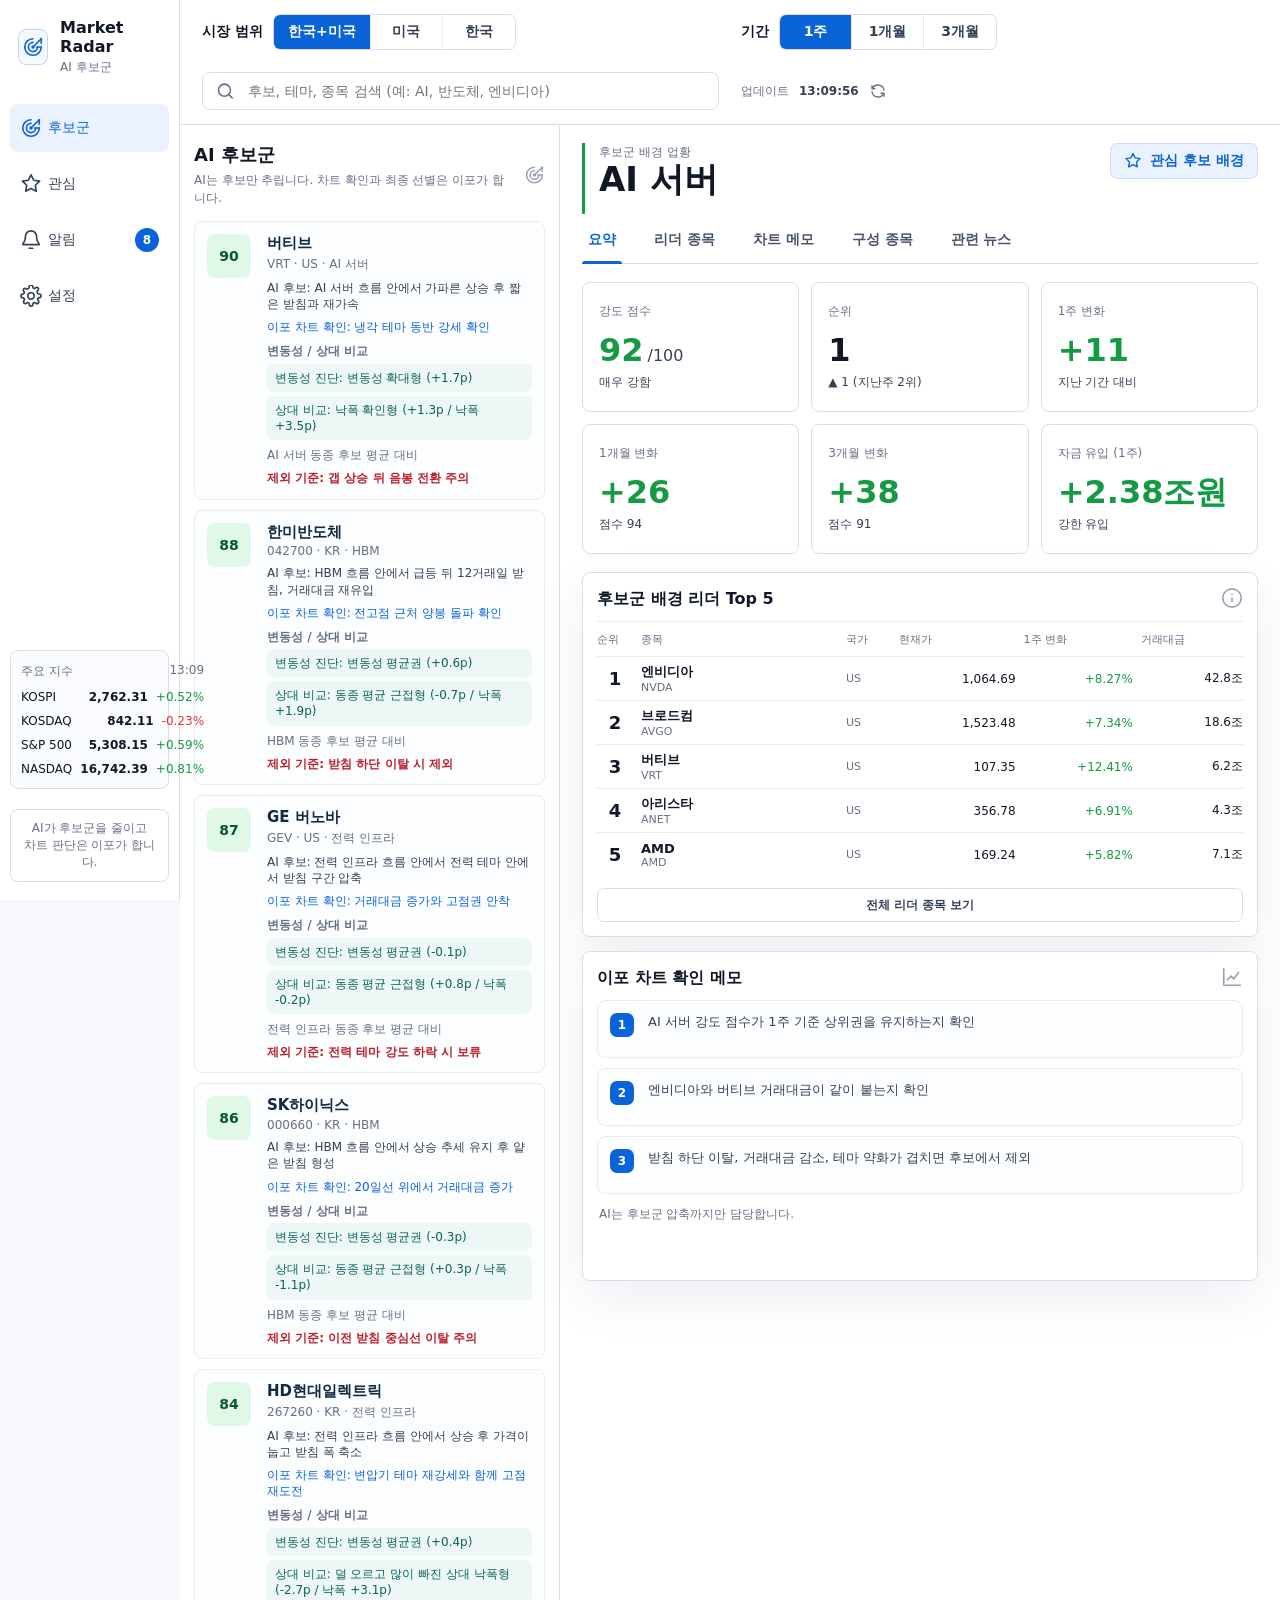
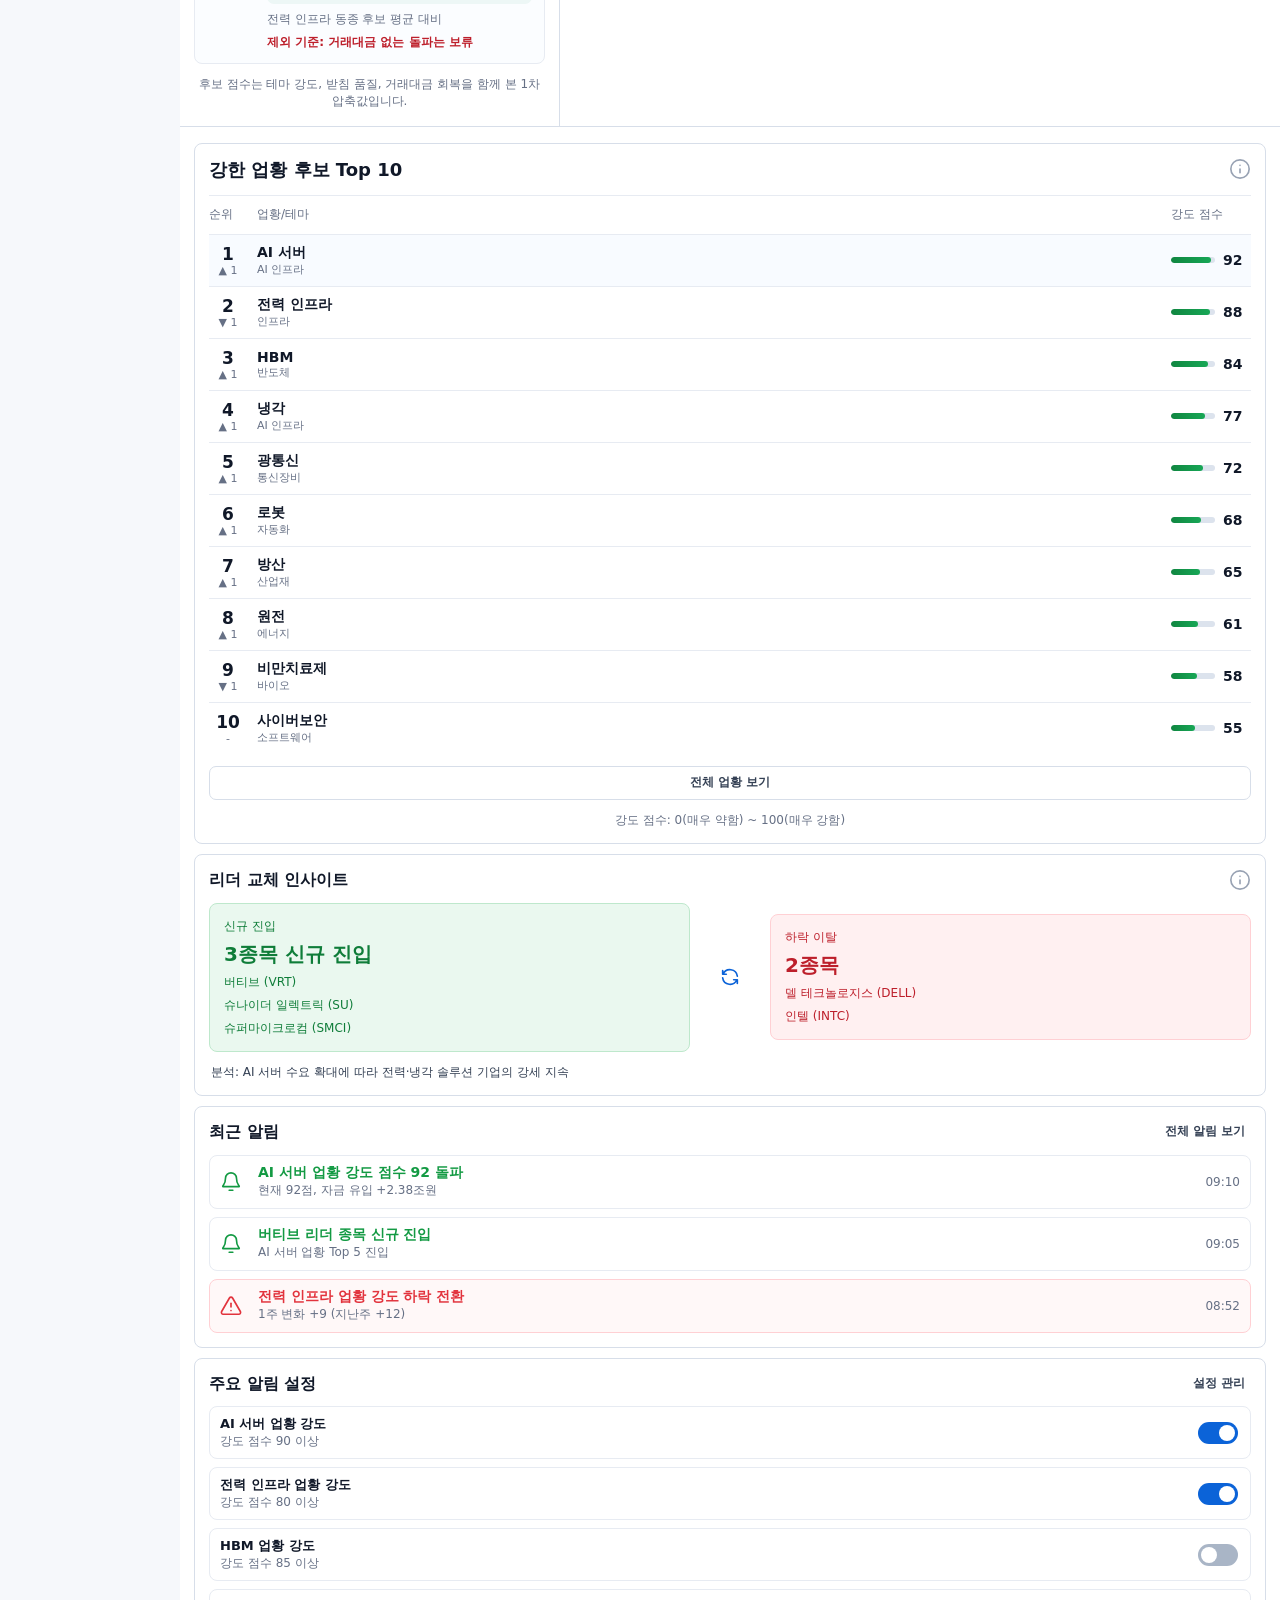
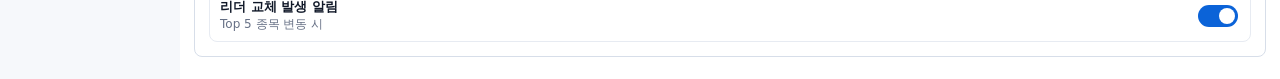
<file: market-radar/index.html>
<!doctype html>
<html lang="ko">
  <head>
    <meta charset="UTF-8" />
    <meta name="viewport" content="width=device-width, initial-scale=1.0" />
    <meta name="description" content="AI가 주식 후보군을 압축하고 이포가 차트로 최종 선별하는 시장 레이더 앱" />
    <title>Market Radar | AI 후보군</title>
    <link rel="icon" href="data:," />
    <link rel="stylesheet" href="./src/styles.css" />
  </head>
  <body>
    <div id="app"></div>
    <script type="module" src="./src/app.mjs"></script>
  </body>
</html>
</file>
<file: market-radar/src/styles.css>
:root {
  color-scheme: light;
  --bg: #f6f8fb;
  --surface: #ffffff;
  --surface-soft: #f9fbfe;
  --text: #101828;
  --muted: #667085;
  --faint: #98a2b3;
  --border: #d7dee9;
  --border-soft: #e7ebf2;
  --blue: #0b63d8;
  --blue-soft: #eaf2ff;
  --green: #139a43;
  --green-soft: #eaf8ef;
  --red: #e2333d;
  --red-soft: #fff0f1;
  --teal: #1aa6a4;
  --shadow: 0 18px 50px rgba(35, 55, 88, 0.08);
  --radius: 8px;
  font-family:
    Inter, "Pretendard", "Apple SD Gothic Neo", "Noto Sans KR", system-ui,
    -apple-system, BlinkMacSystemFont, "Segoe UI", sans-serif;
}

* {
  box-sizing: border-box;
}

body {
  min-width: 320px;
  margin: 0;
  color: var(--text);
  background: var(--bg);
  font-size: 14px;
  letter-spacing: 0;
}

button,
input {
  font: inherit;
}

button {
  color: inherit;
}

.app-shell {
  display: grid;
  grid-template-columns: 180px minmax(0, 1fr);
  min-height: 100vh;
}

.sidebar {
  position: sticky;
  top: 0;
  display: flex;
  flex-direction: column;
  gap: 20px;
  height: 100vh;
  padding: 18px 10px;
  border-right: 1px solid var(--border);
  background: var(--surface);
}

.brand {
  display: flex;
  align-items: center;
  gap: 12px;
  padding: 0 8px 8px;
}

.brand strong,
.brand small {
  display: block;
}

.brand strong {
  font-size: 16px;
  line-height: 1.2;
}

.brand small {
  margin-top: 3px;
  color: var(--muted);
  font-size: 12px;
}

.brand-mark {
  display: grid;
  place-items: center;
  width: 36px;
  height: 36px;
  border: 1px solid #bdd6ff;
  border-radius: 8px;
  color: var(--blue);
  background: #f4f8ff;
}

.nav-list {
  display: grid;
  gap: 8px;
}

.nav-item {
  display: grid;
  grid-template-columns: 28px 1fr auto;
  align-items: center;
  width: 100%;
  min-height: 48px;
  padding: 8px 10px;
  border: 0;
  border-radius: 8px;
  color: #344054;
  background: transparent;
  text-align: left;
  cursor: pointer;
}

.nav-item:hover,
.nav-item.is-active {
  color: var(--blue);
  background: var(--blue-soft);
}

.nav-item b {
  display: grid;
  place-items: center;
  min-width: 24px;
  height: 24px;
  border-radius: 999px;
  color: #fff;
  background: var(--blue);
  font-size: 12px;
}

.icon {
  width: 22px;
  height: 22px;
  fill: none;
  stroke: currentColor;
  stroke-width: 1.8;
  stroke-linecap: round;
  stroke-linejoin: round;
}

.icon-muted {
  color: var(--faint);
}

.index-panel {
  display: grid;
  gap: 10px;
  margin-top: auto;
  padding: 12px 10px;
  border: 1px solid var(--border);
  border-radius: var(--radius);
  background: var(--surface-soft);
}

.index-panel p,
.score-note,
.data-note,
.chart-footnote {
  margin: 0;
  color: var(--muted);
  font-size: 12px;
}

.index-panel p {
  display: flex;
  justify-content: space-between;
}

.index-row {
  display: grid;
  grid-template-columns: 1fr auto auto;
  gap: 8px;
  align-items: baseline;
  font-size: 12px;
}

.index-row strong {
  font-size: 12px;
}

.index-row em {
  font-style: normal;
}

.data-note {
  padding: 10px;
  border: 1px solid var(--border);
  border-radius: var(--radius);
  text-align: center;
}

.workspace {
  min-width: 0;
}

.toolbar {
  position: sticky;
  top: 0;
  z-index: 10;
  display: grid;
  grid-template-columns: auto auto minmax(260px, 1fr) auto;
  gap: 22px;
  align-items: center;
  min-height: 68px;
  padding: 14px 22px;
  border-bottom: 1px solid var(--border);
  background: rgba(255, 255, 255, 0.94);
  backdrop-filter: blur(12px);
}

.control-group {
  display: flex;
  gap: 10px;
  align-items: center;
  white-space: nowrap;
}

.control-group > span {
  font-weight: 700;
}

.segmented,
.mini-segmented {
  display: inline-grid;
  grid-auto-flow: column;
  overflow: hidden;
  border: 1px solid var(--border);
  border-radius: 7px;
  background: var(--surface);
}

.segmented button,
.mini-segmented button {
  min-width: 72px;
  min-height: 34px;
  padding: 0 14px;
  border: 0;
  border-right: 1px solid var(--border-soft);
  background: transparent;
  color: #344054;
  font-weight: 700;
  cursor: pointer;
}

.segmented button:last-child,
.mini-segmented button:last-child {
  border-right: 0;
}

.segmented button:hover,
.mini-segmented button:hover {
  background: var(--blue-soft);
}

.segmented .is-selected,
.mini-segmented .is-selected {
  color: #fff;
  background: var(--blue);
}

.search-box {
  display: flex;
  align-items: center;
  gap: 10px;
  min-height: 38px;
  padding: 0 12px;
  border: 1px solid var(--border);
  border-radius: 8px;
  background: var(--surface);
  color: var(--muted);
}

.search-box input {
  width: 100%;
  min-width: 0;
  border: 0;
  outline: 0;
  color: var(--text);
  background: transparent;
  font-size: 14px;
}

.update-chip {
  display: flex;
  align-items: center;
  gap: 10px;
  color: var(--muted);
  font-size: 12px;
  white-space: nowrap;
}

.update-chip strong {
  color: #344054;
}

.update-chip .icon {
  width: 18px;
  height: 18px;
}

.dashboard-grid {
  display: grid;
  grid-template-columns: 380px minmax(0, 1fr);
  min-height: 630px;
}

.candidate-panel,
.theme-panel,
.detail-panel {
  min-width: 0;
  background: var(--surface);
}

.candidate-panel,
.theme-panel {
  padding: 18px 14px 16px;
  border-right: 1px solid var(--border);
}

.candidate-subtitle {
  margin: 6px 0 0;
  color: var(--muted);
  font-size: 12px;
  line-height: 1.45;
}

.candidate-list {
  display: grid;
  gap: 10px;
}

.candidate-item {
  display: grid;
  grid-template-columns: 48px minmax(0, 1fr);
  gap: 12px;
  width: 100%;
  min-height: 126px;
  padding: 12px;
  border: 1px solid var(--border-soft);
  border-radius: 8px;
  background: #fbfdff;
  text-align: left;
  cursor: pointer;
}

.candidate-item:hover {
  border-color: #b9d5ff;
  background: #f5f9ff;
}

.candidate-score {
  display: grid;
  place-items: center;
  width: 44px;
  height: 44px;
  border-radius: 8px;
  color: #075635;
  background: #dff8e8;
  font-weight: 800;
}

.candidate-copy {
  min-width: 0;
}

.candidate-copy strong,
.candidate-copy em,
.candidate-copy small,
.candidate-copy i,
.candidate-copy u,
.candidate-copy b {
  display: block;
}

.candidate-copy strong {
  color: #102a43;
  font-size: 15px;
  line-height: 1.25;
}

.candidate-copy em {
  margin-top: 3px;
  color: var(--muted);
  font-size: 12px;
  font-style: normal;
}

.candidate-copy small,
.candidate-copy i,
.candidate-copy u,
.candidate-copy b {
  margin-top: 7px;
  color: #344054;
  font-size: 12px;
  font-style: normal;
  line-height: 1.35;
}

.candidate-copy i {
  color: var(--blue);
}

.candidate-diagnostics {
  display: grid;
  gap: 4px;
  margin-top: 8px;
}

.candidate-diagnostics span,
.candidate-copy u {
  display: block;
  font-size: 12px;
  line-height: 1.35;
}

.candidate-diagnostics span {
  padding: 6px 8px;
  border-radius: 7px;
  background: #edf7f6;
  color: #0b625f;
}

.candidate-diagnostics .candidate-diagnostics-label {
  padding: 0;
  background: transparent;
  color: var(--muted);
  font-weight: 800;
}

.candidate-copy u {
  color: var(--muted);
  text-decoration: none;
}

.candidate-copy b {
  color: #bd1f2b;
  font-weight: 700;
}

.panel-heading,
.card-heading {
  display: flex;
  align-items: center;
  justify-content: space-between;
  gap: 10px;
}

.panel-heading {
  margin-bottom: 14px;
}

h1,
h2,
h3,
p {
  margin-top: 0;
}

h1 {
  margin-bottom: 0;
  font-size: 34px;
  line-height: 1.1;
}

h2 {
  margin-bottom: 0;
  font-size: 18px;
  line-height: 1.3;
}

h3 {
  margin-bottom: 0;
  font-size: 16px;
  line-height: 1.35;
}

.theme-table {
  display: grid;
  border-top: 1px solid var(--border-soft);
}

.theme-head,
.theme-row {
  display: grid;
  grid-template-columns: 42px minmax(96px, 1fr) 150px 80px;
  align-items: center;
  gap: 10px;
}

.theme-head {
  min-height: 38px;
  color: var(--muted);
  font-size: 12px;
}

.theme-row {
  width: 100%;
  min-height: 52px;
  padding: 0;
  border: 0;
  border-top: 1px solid var(--border-soft);
  background: transparent;
  text-align: left;
  cursor: pointer;
}

.theme-row:hover,
.theme-row.is-active {
  background: #f8fbff;
}

.rank b,
.rank small,
.theme-name strong,
.theme-name small {
  display: block;
}

.rank {
  display: grid;
  justify-items: center;
}

.rank b {
  font-size: 17px;
}

.rank small,
.theme-name small {
  color: var(--muted);
  font-size: 11px;
}

.theme-name {
  min-width: 0;
}

.theme-name strong {
  overflow: hidden;
  font-size: 14px;
  text-overflow: ellipsis;
  white-space: nowrap;
}

.strength-cell {
  display: grid;
  grid-template-columns: 1fr 28px;
  gap: 8px;
  align-items: center;
}

.strength-cell i {
  position: relative;
  height: 6px;
  overflow: hidden;
  border-radius: 999px;
  background: #dce3ed;
}

.strength-cell i::before {
  position: absolute;
  inset: 0 auto 0 0;
  width: calc(var(--score) * 1%);
  border-radius: inherit;
  background: linear-gradient(90deg, #108640, #17a756);
  content: "";
}

.change-cell {
  display: grid;
  grid-template-columns: 42px 1fr;
  gap: 2px;
  align-items: center;
  justify-items: end;
}

.sparkline {
  width: 44px;
  height: 24px;
}

.positive {
  color: var(--green);
}

.negative {
  color: var(--red);
}

.neutral {
  color: var(--muted);
}

.wide-button {
  width: 100%;
  min-height: 34px;
  margin-top: 12px;
  border: 1px solid var(--border);
  border-radius: 7px;
  background: var(--surface);
  color: #344054;
  font-size: 12px;
  font-weight: 700;
  cursor: pointer;
}

.wide-button:hover {
  border-color: #b9c9df;
  background: #f8fbff;
}

.score-note {
  margin-top: 12px;
  text-align: center;
}

.empty-state {
  display: grid;
  gap: 4px;
  min-height: 180px;
  place-items: center;
  color: var(--muted);
  text-align: center;
}

.empty-state strong {
  color: var(--text);
}

.detail-panel {
  padding: 18px 22px 20px;
}

.detail-title {
  display: flex;
  align-items: start;
  justify-content: space-between;
  gap: 18px;
  padding: 0 0 16px;
  border-left: 3px solid var(--green);
}

.detail-title > div {
  padding-left: 14px;
}

.selected-label {
  color: var(--muted);
  font-size: 12px;
}

.favorite-button {
  display: inline-flex;
  align-items: center;
  gap: 8px;
  min-height: 36px;
  padding: 0 13px;
  border: 1px solid var(--border);
  border-radius: 7px;
  background: var(--surface);
  color: #344054;
  font-weight: 700;
  cursor: pointer;
}

.favorite-button.is-on {
  color: var(--blue);
  background: var(--blue-soft);
  border-color: #c9dcff;
}

.favorite-button .icon {
  width: 18px;
  height: 18px;
}

.tabs {
  display: flex;
  gap: 26px;
  min-height: 48px;
  margin-top: 2px;
  border-bottom: 1px solid var(--border);
}

.tabs button {
  position: relative;
  border: 0;
  background: transparent;
  color: #475467;
  font-weight: 700;
  cursor: pointer;
}

.tabs button::after {
  position: absolute;
  right: 0;
  bottom: -1px;
  left: 0;
  height: 3px;
  border-radius: 999px 999px 0 0;
  background: transparent;
  content: "";
}

.tabs .is-active {
  color: var(--blue);
}

.tabs .is-active::after {
  background: var(--blue);
}

.metric-grid {
  display: grid;
  grid-template-columns: repeat(6, minmax(120px, 1fr));
  gap: 12px;
  padding: 18px 0;
}

.metric-card,
.table-card,
.chart-card,
.review-card,
.rotation-card,
.chair-card,
.alerts-card,
.settings-card,
.plain-panel {
  border: 1px solid var(--border);
  border-radius: var(--radius);
  background: var(--surface);
  box-shadow: var(--shadow);
}

.metric-card {
  display: grid;
  align-content: center;
  min-height: 130px;
  padding: 16px;
  box-shadow: none;
}

.metric-card span {
  color: var(--muted);
  font-size: 12px;
}

.metric-card strong {
  margin-top: 14px;
  font-size: 32px;
  line-height: 1;
}

.metric-card small {
  margin-left: 4px;
  color: #344054;
  font-size: 16px;
  font-weight: 500;
}

.metric-card em {
  margin-top: 8px;
  color: #344054;
  font-size: 12px;
  font-style: normal;
}

.text-positive {
  color: var(--green);
}

.detail-grid {
  display: grid;
  grid-template-columns: 335px minmax(0, 1fr);
  gap: 14px;
}

.table-card,
.chart-card,
.review-card,
.plain-panel {
  min-width: 0;
  padding: 14px;
}

.card-heading {
  margin-bottom: 12px;
}

.card-heading button {
  border: 0;
  background: transparent;
  color: #344054;
  font-size: 12px;
  font-weight: 700;
  cursor: pointer;
}

.leader-table {
  display: grid;
  border-top: 1px solid var(--border-soft);
}

.leader-head,
.leader-row {
  display: grid;
  grid-template-columns: 36px minmax(92px, 1.35fr) 45px minmax(62px, 0.8fr) minmax(68px, 0.75fr) minmax(64px, 0.7fr);
  gap: 8px;
  align-items: center;
}

.leader-head {
  min-height: 34px;
  color: var(--muted);
  font-size: 11px;
}

.leader-row {
  min-height: 44px;
  padding: 0;
  border: 0;
  border-top: 1px solid var(--border-soft);
  background: transparent;
  text-align: left;
}

.leader-row:hover {
  background: #f8fbff;
}

.leader-row b {
  font-size: 18px;
  text-align: center;
}

.leader-row span {
  min-width: 0;
}

.leader-row strong,
.leader-row small {
  display: block;
  overflow: hidden;
  text-overflow: ellipsis;
  white-space: nowrap;
}

.leader-row strong {
  font-size: 13px;
}

.leader-row small,
.leader-row i {
  color: var(--muted);
  font-size: 11px;
  font-style: normal;
}

.leader-row em {
  font-size: 12px;
  font-style: normal;
  text-align: right;
}

.chart-card {
  min-height: 330px;
}

.review-card {
  min-height: 330px;
}

.review-list {
  display: grid;
  gap: 10px;
}

.review-list p {
  display: grid;
  grid-template-columns: 28px minmax(0, 1fr);
  gap: 10px;
  align-items: start;
  min-height: 58px;
  margin: 0;
  padding: 12px;
  border: 1px solid var(--border-soft);
  border-radius: 8px;
  background: #fbfdff;
  color: #344054;
  font-size: 13px;
  line-height: 1.45;
}

.review-list b {
  display: grid;
  place-items: center;
  width: 24px;
  height: 24px;
  border-radius: 7px;
  color: #fff;
  background: var(--blue);
  font-size: 12px;
}

.review-note {
  margin: 12px 2px 0;
  color: var(--muted);
  font-size: 12px;
}

.chart-heading {
  align-items: start;
}

.mini-segmented button {
  min-width: 48px;
  min-height: 30px;
  padding: 0 10px;
  font-size: 12px;
}

.legend {
  display: flex;
  flex-wrap: wrap;
  gap: 14px;
  justify-content: center;
  margin: 10px 0 2px;
  color: #344054;
  font-size: 12px;
}

.legend span {
  display: inline-flex;
  align-items: center;
  gap: 6px;
}

.legend i {
  width: 8px;
  height: 8px;
  border-radius: 999px;
}

.line-chart {
  display: block;
  width: 100%;
  height: auto;
  margin-top: 4px;
}

.grid-line {
  stroke: #d9dee8;
  stroke-dasharray: 4 5;
}

.axis-text {
  fill: #667085;
  font-size: 12px;
}

.axis-label {
  text-anchor: middle;
}

.chart-footnote {
  padding-left: 4px;
}

.lower-grid {
  display: grid;
  grid-template-columns: minmax(340px, 1.2fr) minmax(260px, 0.9fr) minmax(280px, 1fr) minmax(250px, 0.9fr);
  gap: 10px;
  padding: 16px 14px 22px;
  border-top: 1px solid var(--border);
  background: var(--surface);
}

.lower-grid .theme-panel {
  border: 1px solid var(--border);
  border-radius: var(--radius);
  padding: 14px;
  box-shadow: none;
}

.lower-grid .theme-head,
.lower-grid .theme-row {
  grid-template-columns: 38px minmax(90px, 1fr) 80px;
}

.lower-grid .theme-head span:last-child,
.lower-grid .theme-row .change-cell {
  display: none;
}

.rotation-card,
.chair-card,
.alerts-card,
.settings-card {
  min-width: 0;
  padding: 14px;
  box-shadow: none;
}

.rotation-body {
  display: grid;
  grid-template-columns: 1fr 56px 1fr;
  gap: 12px;
  align-items: center;
}

.rotation-box {
  display: grid;
  gap: 6px;
  min-height: 116px;
  padding: 14px;
  border-radius: 8px;
  border: 1px solid var(--border);
}

.rotation-box.positive {
  color: #0f7d39;
  background: var(--green-soft);
  border-color: #bee8cc;
}

.rotation-box.danger {
  color: #bd1f2b;
  background: var(--red-soft);
  border-color: #ffd0d4;
}

.rotation-box span,
.rotation-box em {
  font-size: 12px;
  font-style: normal;
}

.rotation-box strong {
  font-size: 20px;
}

.swap-icon {
  display: grid;
  place-items: center;
  color: var(--blue);
}

.rotation-card p {
  margin: 12px 2px 0;
  color: #344054;
  font-size: 12px;
}

.chair-list {
  display: grid;
  gap: 8px;
}

.chair-item {
  display: grid;
  grid-template-columns: 42px minmax(0, 1fr);
  gap: 10px;
  align-items: center;
  width: 100%;
  min-height: 72px;
  padding: 10px;
  border: 1px solid var(--border-soft);
  border-radius: 8px;
  background: #fbfdff;
  text-align: left;
  cursor: pointer;
}

.chair-item:hover {
  border-color: #b9d5ff;
  background: #f5f9ff;
}

.pattern-score {
  display: grid;
  place-items: center;
  width: 38px;
  height: 38px;
  border-radius: 8px;
  color: #075635;
  background: #dff8e8;
  font-weight: 800;
}

.chair-item strong,
.chair-item em,
.chair-item small {
  display: block;
  overflow: hidden;
  text-overflow: ellipsis;
  white-space: nowrap;
}

.chair-item strong {
  color: #102a43;
  font-size: 13px;
}

.chair-item em,
.chair-item small,
.pattern-note {
  color: var(--muted);
  font-size: 12px;
  font-style: normal;
}

.pattern-note {
  margin: 10px 2px 0;
}

.alert-list,
.setting-list,
.news-list {
  display: grid;
  gap: 8px;
}

.alert-item,
.setting-row,
.news-list button,
.member-grid button {
  width: 100%;
  border: 1px solid var(--border-soft);
  border-radius: 8px;
  background: var(--surface);
  cursor: pointer;
}

.alert-item {
  display: grid;
  grid-template-columns: 28px minmax(0, 1fr) auto;
  gap: 10px;
  align-items: center;
  min-height: 54px;
  padding: 8px 10px;
  text-align: left;
}

.alert-item.success .icon {
  color: var(--green);
}

.alert-item.danger {
  border-color: #ffd0d4;
  background: #fff8f8;
}

.alert-item.danger .icon {
  color: var(--red);
}

.alert-item strong,
.alert-item em {
  display: block;
  overflow: hidden;
  text-overflow: ellipsis;
  white-space: nowrap;
}

.alert-item strong {
  color: var(--green);
}

.alert-item.danger strong {
  color: var(--red);
}

.alert-item em,
.alert-item time {
  color: var(--muted);
  font-size: 12px;
  font-style: normal;
}

.setting-row {
  display: grid;
  grid-template-columns: 1fr 42px;
  gap: 10px;
  align-items: center;
  min-height: 50px;
  padding: 8px 10px;
  text-align: left;
}

.setting-row strong,
.setting-row em {
  display: block;
}

.setting-row strong {
  font-size: 13px;
}

.setting-row em {
  color: var(--muted);
  font-size: 12px;
  font-style: normal;
}

.setting-row i {
  position: relative;
  width: 40px;
  height: 22px;
  border-radius: 999px;
  background: #a9b5c6;
}

.setting-row i::after {
  position: absolute;
  top: 3px;
  left: 3px;
  width: 16px;
  height: 16px;
  border-radius: 50%;
  background: #fff;
  content: "";
  transition: transform 160ms ease;
}

.setting-row i.is-on {
  background: var(--blue);
}

.setting-row i.is-on::after {
  transform: translateX(18px);
}

.tab-space {
  padding-top: 18px;
}

.table-card.is-expanded {
  max-width: 900px;
}

.plain-panel {
  min-height: 400px;
}

.member-grid {
  display: grid;
  grid-template-columns: repeat(auto-fit, minmax(180px, 1fr));
  gap: 10px;
}

.member-grid button {
  display: grid;
  grid-template-columns: 28px 1fr auto;
  gap: 8px;
  align-items: center;
  min-height: 48px;
  padding: 10px;
  text-align: left;
}

.member-grid b {
  color: var(--blue);
}

.member-grid em {
  color: var(--muted);
  font-size: 12px;
  font-style: normal;
}

.news-list button {
  display: grid;
  gap: 4px;
  min-height: 64px;
  padding: 12px;
  text-align: left;
}

.news-list span {
  color: var(--muted);
  font-size: 12px;
}

@media (max-width: 1280px) {
  .toolbar {
    grid-template-columns: 1fr 1fr;
  }

  .search-box,
  .update-chip {
    grid-column: span 1;
  }

  .metric-grid {
    grid-template-columns: repeat(3, minmax(130px, 1fr));
  }

  .detail-grid,
  .lower-grid {
    grid-template-columns: 1fr;
  }
}

@media (max-width: 980px) {
  .app-shell {
    grid-template-columns: 1fr;
  }

  .sidebar {
    position: static;
    height: auto;
    display: grid;
    grid-template-columns: 1fr;
    border-right: 0;
    border-bottom: 1px solid var(--border);
  }

  .nav-list {
    grid-template-columns: repeat(4, minmax(0, 1fr));
  }

  .index-panel,
  .data-note {
    display: none;
  }

  .dashboard-grid {
    grid-template-columns: 1fr;
  }

  .candidate-panel,
  .theme-panel {
    border-right: 0;
    border-bottom: 1px solid var(--border);
  }
}

@media (max-width: 720px) {
  body {
    font-size: 13px;
  }

  .toolbar {
    position: static;
    grid-template-columns: 1fr;
    gap: 12px;
    padding: 12px;
  }

  .control-group {
    align-items: stretch;
    flex-direction: column;
    gap: 6px;
  }

  .segmented {
    grid-auto-flow: row;
  }

  .segmented button {
    border-right: 0;
    border-bottom: 1px solid var(--border-soft);
  }

  .theme-head,
  .theme-row {
    grid-template-columns: 38px minmax(84px, 1fr) minmax(94px, 0.9fr);
  }

  .theme-head span:last-child,
  .change-cell {
    display: none;
  }

  .detail-panel {
    padding: 14px 12px;
  }

  .detail-title {
    flex-direction: column;
  }

  h1 {
    font-size: 28px;
  }

  .tabs {
    gap: 14px;
    overflow-x: auto;
  }

  .tabs button {
    min-width: max-content;
  }

  .metric-grid {
    grid-template-columns: repeat(2, minmax(0, 1fr));
  }

  .leader-head,
  .leader-row {
    grid-template-columns: 30px 1fr 44px 58px;
  }

  .leader-head span:nth-child(3),
  .leader-row i,
  .leader-head span:nth-child(4),
  .leader-row em:nth-of-type(1) {
    display: none;
  }

  .rotation-body {
    grid-template-columns: 1fr;
  }

  .swap-icon {
    min-height: 32px;
  }
}
</file>
